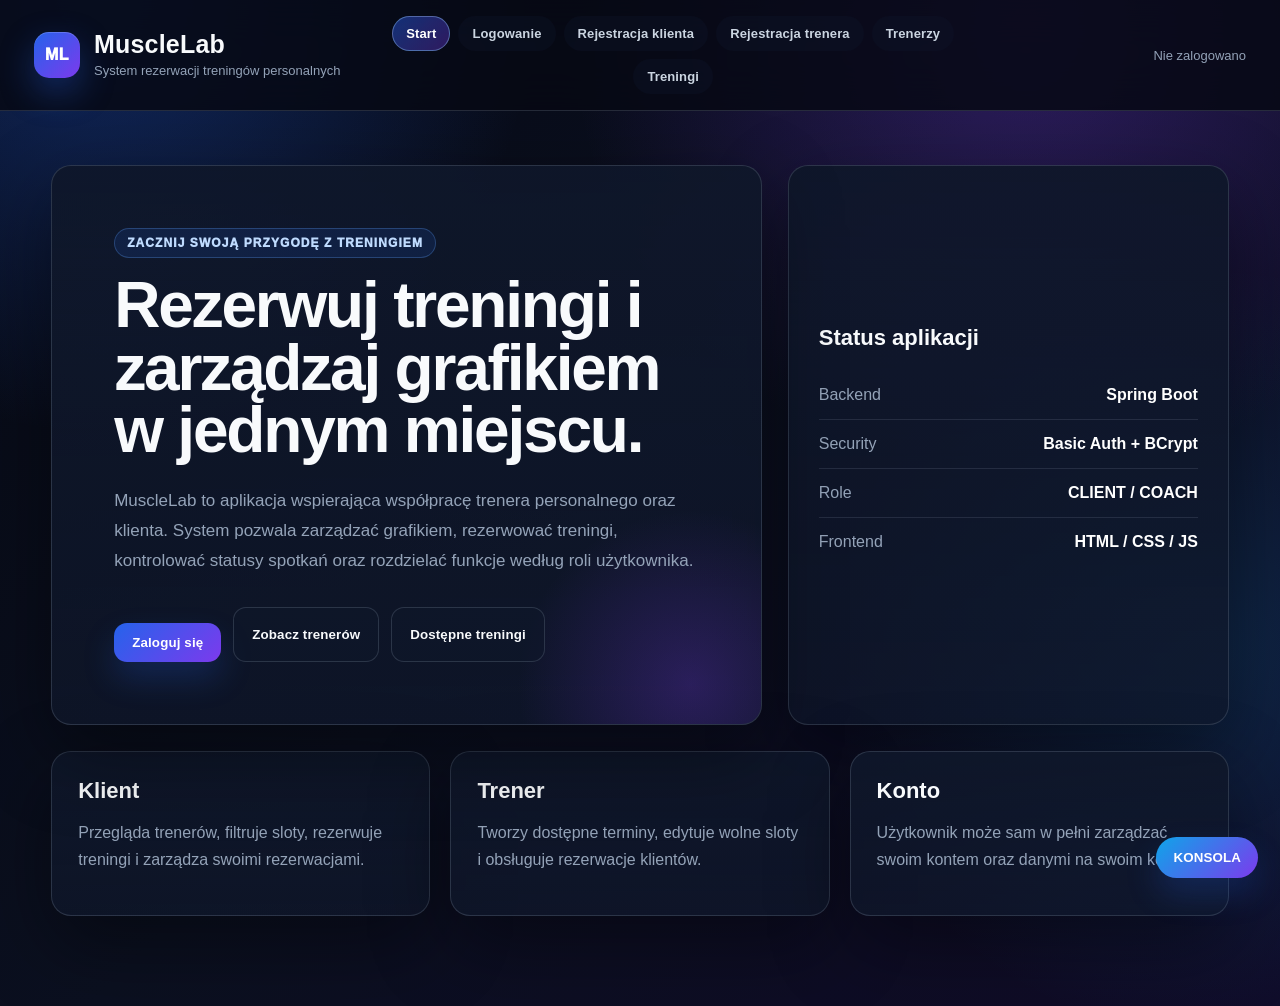
<file: Projekt/src/main/resources/static/index.html>
<!DOCTYPE html>
<html lang="pl">
<head>
    <meta charset="UTF-8">
    <meta name="viewport" content="width=device-width, initial-scale=1.0">
    <title>MuscleLab</title>
    <link rel="stylesheet" href="style.css">
</head>
<body>

<header class="app-header">
    <div class="brand">
        <div class="brand-icon">ML</div>
        <div>
            <h1>MuscleLab</h1>
            <p>System rezerwacji treningów personalnych</p>
        </div>
    </div>

    <div id="toast" class="toast hidden"></div>

    <nav class="app-nav">
        <button class="nav-button active-nav" data-view="homeView" onclick="showView('homeView', 'home')">Start</button>

        <button class="nav-button guest-only" data-view="loginView" onclick="showView('loginView', 'login')">Logowanie</button>
        <button class="nav-button guest-only" data-view="clientRegisterView" onclick="showView('clientRegisterView', 'register-client')">Rejestracja klienta</button>
        <button class="nav-button guest-only" data-view="coachRegisterView" onclick="showView('coachRegisterView', 'register-coach')">Rejestracja trenera</button>

        <button class="nav-button client-public-only" data-view="coachesView" onclick="showView('coachesView', 'coaches'); loadCoaches();">Trenerzy</button>
        <button class="nav-button client-public-only" data-view="slotsView" onclick="showView('slotsView', 'slots'); loadAvailableSlots();">Treningi</button>

        <button id="clientsNavButton" class="nav-button hidden" data-view="clientsView" onclick="showView('clientsView', 'clients'); loadClients();">Klienci</button>

        <button id="clientNavButton" class="nav-button hidden" data-view="clientPanelView" onclick="showView('clientPanelView', 'client-panel'); loadClientReservations();">Panel klienta</button>
        <button id="coachNavButton" class="nav-button hidden" data-view="coachPanelView" onclick="showView('coachPanelView', 'coach-panel'); loadCoachSlots(); loadCoachReservations();">Panel trenera</button>
        <button id="accountNavButton" class="nav-button hidden" data-view="accountView" onclick="showView('accountView', 'account'); loadMyAccount();">Moje konto</button>
    </nav>

    <div class="user-status">
        <span id="loggedUserText">Nie zalogowano</span>
        <button id="logoutButton" class="secondary-button hidden" onclick="logout()">Wyloguj</button>
    </div>
</header>

<main class="page-shell">

    <!-- HOME -->
    <section id="homeView" class="view active-view">
        <div class="hero">
            <div class="hero-content">
                <span class="eyebrow">Zacznij swoją przygodę z treningiem</span>
                <h2>Rezerwuj treningi i zarządzaj grafikiem w jednym miejscu.</h2>
                <p>
                    MuscleLab to aplikacja wspierająca współpracę trenera personalnego oraz klienta.
                    System pozwala zarządzać grafikiem, rezerwować treningi,
                    kontrolować statusy spotkań oraz rozdzielać funkcje według roli użytkownika.
                </p>

                <div class="hero-actions">
                    <button class="guest-only" onclick="showView('loginView', 'login')">Zaloguj się</button>
                    <button class="secondary-button client-public-only" onclick="showView('coachesView', 'coaches'); loadCoaches();">Zobacz trenerów</button>
                    <button class="secondary-button client-public-only" onclick="showView('slotsView', 'slots'); loadAvailableSlots();">Dostępne treningi</button>
                </div>
            </div>

            <div class="hero-card">
                <h3>Status aplikacji</h3>

                <div class="feature-row">
                    <span>Backend</span>
                    <strong>Spring Boot</strong>
                </div>

                <div class="feature-row">
                    <span>Security</span>
                    <strong>Basic Auth + BCrypt</strong>
                </div>

                <div class="feature-row">
                    <span>Role</span>
                    <strong>CLIENT / COACH</strong>
                </div>

                <div class="feature-row">
                    <span>Frontend</span>
                    <strong>HTML / CSS / JS</strong>
                </div>
            </div>
        </div>

        <div class="stats-grid">
            <div class="stat-card">
                <h3>Klient</h3>
                <p>Przegląda trenerów, filtruje sloty, rezerwuje treningi i zarządza swoimi rezerwacjami.</p>
            </div>

            <div class="stat-card">
                <h3>Trener</h3>
                <p>Tworzy dostępne terminy, edytuje wolne sloty i obsługuje rezerwacje klientów.</p>
            </div>

            <div class="stat-card">
                <h3>Konto</h3>
                <p>Użytkownik może sam w pełni zarządzać swoim kontem oraz danymi na swoim koncie.</p>
            </div>
        </div>
    </section>

    <section id="clientsView" class="view">
        <div class="view-header horizontal-header">
            <div>
                <span class="eyebrow">Baza klientów</span>
                <h2>Klienci</h2>
                <p>Widok dostępny dla trenera. Możesz przeglądać i filtrować klientów.</p>
            </div>

            <button onclick="loadClients()">Szukaj klientów</button>
        </div>

        <section class="card filter-card">
            <h3>Filtry klientów</h3>

            <div class="form-grid">
                <div>
                    <label for="clientFilterUsername">Login</label>
                    <input id="clientFilterUsername" type="text" placeholder="np. kacper">
                </div>

                <div>
                    <label for="clientFilterFirstName">Imię</label>
                    <input id="clientFilterFirstName" type="text" placeholder="np. Kacper">
                </div>

                <div>
                    <label for="clientFilterLastName">Nazwisko</label>
                    <input id="clientFilterLastName" type="text" placeholder="np. Kowalski">
                </div>

                <div>
                    <label for="clientFilterAgeMin">Wiek od</label>
                    <input id="clientFilterAgeMin" type="number" placeholder="np. 18">
                </div>

                <div>
                    <label for="clientFilterAgeMax">Wiek do</label>
                    <input id="clientFilterAgeMax" type="number" placeholder="np. 40">
                </div>

                <div>
                    <label for="clientFilterExperienceMin">Doświadczenie od</label>
                    <input id="clientFilterExperienceMin" type="number" placeholder="np. 1">
                </div>

                <div>
                    <label for="clientFilterExperienceMax">Doświadczenie do</label>
                    <input id="clientFilterExperienceMax" type="number" placeholder="np. 10">
                </div>
            </div>

            <div class="form-actions">
                <button onclick="loadClients()">Zastosuj filtry</button>
                <button class="secondary-button" onclick="clearClientFilters(); loadClients();">Wyczyść</button>
            </div>
        </section>

        <div id="clientsList" class="items-grid"></div>
    </section>

    <!-- LOGIN -->
    <section id="loginView" class="view">
        <div class="view-header">
            <span class="eyebrow">Dostęp do konta</span>
            <h2>Logowanie</h2>
            <p>Zaloguj się jako klient albo trener. Po zalogowaniu przejdziesz na odpowiedni panel.</p>
        </div>

        <div class="auth-layout">
            <section class="card auth-card">
                <h3>Dane logowania</h3>

                <div class="form-grid single-column">
                    <div>
                        <label for="loginUsername">Login</label>
                        <input id="loginUsername" type="text" placeholder="np. kacperclient">
                    </div>

                    <div>
                        <label for="loginPassword">Password</label>
                        <input id="loginPassword" type="password" placeholder="np. password123">
                    </div>

                    <div>
                        <label for="loginRole">Rola</label>
                        <select id="loginRole">
                            <option value="CLIENT">CLIENT</option>
                            <option value="COACH">COACH</option>
                        </select>
                    </div>
                </div>

                <button onclick="login()">Zaloguj</button>
            </section>

            <section class="card info-card">
                <h3>Podpowiedź</h3>
                <p>
                    Po seedzie możesz użyć np. <strong>adamcoach / password123</strong>
                    albo <strong>kacperclient / password123</strong>.
                </p>

                <div class="mini-list">
                    <div>CLIENT → rezerwacje i dostępne treningi</div>
                    <div>COACH → sloty, specjalizacja i rezerwacje</div>
                    <div>Moje konto → edycja danych i usuwanie konta</div>
                </div>
            </section>
        </div>
    </section>

    <!-- REGISTER CLIENT -->
    <section id="clientRegisterView" class="view">
        <div class="view-header">
            <span class="eyebrow">Nowe konto</span>
            <h2>Rejestracja klienta</h2>
            <p>Jesteś klientem? Utwórz swoje konto klienta, które będzie mogło rezerwować dostępne treningi.</p>
        </div>

        <section class="card form-card">
            <div class="form-grid">
                <div>
                    <label for="clientUsername">Login</label>
                    <input id="clientUsername" type="text" placeholder="client1">
                </div>

                <div>
                    <label for="clientEmail">Email</label>
                    <input id="clientEmail" type="email" placeholder="client1@gmail.com">
                </div>

                <div>
                    <label for="clientPassword">Password</label>
                    <input id="clientPassword" type="password" placeholder="password123">
                </div>

                <div>
                    <label for="clientFirstName">Imię</label>
                    <input id="clientFirstName" type="text" placeholder="Kacper">
                </div>

                <div>
                    <label for="clientLastName">Nazwisko</label>
                    <input id="clientLastName" type="text" placeholder="Testowy">
                </div>

                <div>
                    <label for="clientAge">Wiek</label>
                    <input id="clientAge" type="number" placeholder="20">
                </div>

                <div>
                    <label for="clientExperience">Doświadczenie</label>
                    <input id="clientExperience" type="number" placeholder="1">
                </div>
            </div>

            <div class="form-actions">
                <button onclick="registerClient()">Zarejestruj się</button>
                <button class="secondary-button" onclick="showView('loginView', 'login')">Przejdź do logowania</button>
            </div>
        </section>
    </section>

    <!-- REGISTER COACH -->
    <section id="coachRegisterView" class="view">
        <div class="view-header">
            <span class="eyebrow">Nowe konto</span>
            <h2>Rejestracja trenera</h2>
            <p>Jesteś trenerem? Utwórz swoje konto trenera, które będzie mogło dodawać i zarządzać slotami treningowymi.</p>
        </div>

        <section class="card form-card">
            <div class="form-grid">
                <div>
                    <label for="coachUsername">Login</label>
                    <input id="coachUsername" type="text" placeholder="coach1">
                </div>

                <div>
                    <label for="coachEmail">Email</label>
                    <input id="coachEmail" type="email" placeholder="coach1@gmail.com">
                </div>

                <div>
                    <label for="coachPassword">Password</label>
                    <input id="coachPassword" type="password" placeholder="password123">
                </div>

                <div>
                    <label for="coachFirstName">Imię</label>
                    <input id="coachFirstName" type="text" placeholder="Adam">
                </div>

                <div>
                    <label for="coachLastName">Nazwisko</label>
                    <input id="coachLastName" type="text" placeholder="Nowak">
                </div>

                <div>
                    <label for="coachAge">Wiek</label>
                    <input id="coachAge" type="number" placeholder="30">
                </div>

                <div>
                    <label for="coachExperience">Doświadczenie</label>
                    <input id="coachExperience" type="number" placeholder="5">
                </div>
            </div>

            <div class="form-actions">
                <button onclick="registerCoach()">Zarejestruj się</button>
                <button class="secondary-button" onclick="showView('loginView', 'login')">Przejdź do logowania</button>
            </div>
        </section>
    </section>

    <!-- COACHES -->
    <section id="coachesView" class="view">
        <div class="view-header horizontal-header">
            <div>
                <span class="eyebrow">Baza trenerów</span>
                <h2>Trenerzy</h2>
                <p>Przeglądaj i filtruj trenerów po loginie, imieniu, nazwisku, wieku, doświadczeniu i specjalizacji.</p>
            </div>

            <button onclick="loadCoaches()">Szukaj trenerów</button>
        </div>

        <section class="card filter-card">
            <h3>Filtry trenerów</h3>

            <div class="form-grid">
                <div>
                    <label for="coachFilterUsername">Login</label>
                    <input id="coachFilterUsername" type="text" placeholder="np. adam">
                </div>

                <div>
                    <label for="coachFilterFirstName">Imię</label>
                    <input id="coachFilterFirstName" type="text" placeholder="np. Adam">
                </div>

                <div>
                    <label for="coachFilterLastName">Nazwisko</label>
                    <input id="coachFilterLastName" type="text" placeholder="np. Nowak">
                </div>

                <div>
                    <label for="coachFilterSpecialisation">Specjalizacja</label>
                    <input id="coachFilterSpecialisation" type="text" placeholder="np. powerlifting">
                </div>

                <div>
                    <label for="coachFilterAgeMin">Wiek od</label>
                    <input id="coachFilterAgeMin" type="number" placeholder="np. 25">
                </div>

                <div>
                    <label for="coachFilterAgeMax">Wiek do</label>
                    <input id="coachFilterAgeMax" type="number" placeholder="np. 40">
                </div>

                <div>
                    <label for="coachFilterExperienceMin">Doświadczenie od</label>
                    <input id="coachFilterExperienceMin" type="number" placeholder="np. 3">
                </div>

                <div>
                    <label for="coachFilterExperienceMax">Doświadczenie do</label>
                    <input id="coachFilterExperienceMax" type="number" placeholder="np. 10">
                </div>
            </div>

            <div class="form-actions">
                <button onclick="loadCoaches()">Zastosuj filtry</button>
                <button class="secondary-button" onclick="clearCoachFilters(); loadCoaches();">Wyczyść</button>
            </div>
        </section>

        <div id="coachesList" class="items-grid"></div>
    </section>

    <!-- SLOTS -->
    <section id="slotsView" class="view">
        <div class="view-header horizontal-header">
            <div>
                <span class="eyebrow">Oferta treningów</span>
                <h2>Dostępne treningi</h2>
                <p>Lista wolnych treningów, które możesz zarezerwować. Możesz filtrować po trenerze, specjalizacji i dacie.</p>
            </div>

            <button onclick="loadAvailableSlots()">Znajdź trening dla siebie</button>
        </div>

        <section class="card filter-card">
            <h3>Filtry dostępnych treningów</h3>

            <div class="form-grid">
                <div>
                    <label for="slotFilterCoachUsername">Login trenera</label>
                    <input id="slotFilterCoachUsername" type="text" placeholder="np. adamcoach">
                </div>

                <div>
                    <label for="slotFilterSpecialisation">Specjalizacja</label>
                    <input id="slotFilterSpecialisation" type="text" placeholder="np. powerlifting">
                </div>

                <div>
                    <label for="slotFilterMinAge">Wiek trenera od</label>
                    <input id="slotFilterMinAge" type="number" placeholder="np. 25">
                </div>

                <div>
                    <label for="slotFilterMaxAge">Wiek trenera do</label>
                    <input id="slotFilterMaxAge" type="number" placeholder="np. 40">
                </div>

                <div>
                    <label for="slotFilterMinExperience">Doświadczenie od</label>
                    <input id="slotFilterMinExperience" type="number" placeholder="np. 3">
                </div>

                <div>
                    <label for="slotFilterMaxExperience">Doświadczenie do</label>
                    <input id="slotFilterMaxExperience" type="number" placeholder="np. 10">
                </div>

                <div>
                    <label for="slotFilterStartFrom">Start od</label>
                    <input id="slotFilterStartFrom" type="datetime-local">
                </div>

                <div>
                    <label for="slotFilterStartTo">Start do</label>
                    <input id="slotFilterStartTo" type="datetime-local">
                </div>
            </div>

            <div class="form-actions">
                <button onclick="loadAvailableSlots()">Zastosuj filtry</button>
                <button class="secondary-button" onclick="clearSlotFilters(); loadAvailableSlots();">Wyczyść</button>
            </div>
        </section>

        <div id="availableSlots" class="items-grid"></div>
    </section>

    <!-- CLIENT PANEL -->
    <section id="clientPanelView" class="view">
        <div class="view-header horizontal-header">
            <div>
                <span class="eyebrow">Strefa klienta</span>
                <h2>Panel klienta</h2>
                <p>Sprawdzaj swoje rezerwacje, filtruj je i anuluj treningi.</p>
            </div>

            <button onclick="loadClientReservations()">Szukaj rezerwacji</button>
        </div>

        <div class="dashboard-layout">
            <div class="dashboard-main">
                <section class="card filter-card">
                    <h3>Filtry moich rezerwacji</h3>

                    <div class="form-grid">
                        <div>
                            <label for="clientResFilterTrainingSlotCode">Kod slotu</label>
                            <input id="clientResFilterTrainingSlotCode" type="text" placeholder="np. AD-123...">
                        </div>

                        <div>
                            <label for="clientResFilterCoachUsername">Login trenera</label>
                            <input id="clientResFilterCoachUsername" type="text" placeholder="np. adamcoach">
                        </div>

                        <div>
                            <label for="clientResFilterCoachExperienceFrom">Doświadczenie trenera od</label>
                            <input id="clientResFilterCoachExperienceFrom" type="number" placeholder="np. 3">
                        </div>

                        <div>
                            <label for="clientResFilterStatus">Status</label>
                            <select id="clientResFilterStatus">
                                <option value="">Wszystkie</option>
                                <option value="BOOKED">ZAREZERWOWANA</option>
                                <option value="COMPLETED">ZAKOŃCZONA</option>
                                <option value="CANCELLED">ODWOŁANA</option>
                            </select>
                        </div>

                        <div>
                            <label for="clientResFilterTrainingStartFrom">Trening od</label>
                            <input id="clientResFilterTrainingStartFrom" type="datetime-local">
                        </div>

                        <div>
                            <label for="clientResFilterTrainingStartTo">Trening do</label>
                            <input id="clientResFilterTrainingStartTo" type="datetime-local">
                        </div>

                        <div>
                            <label for="clientResFilterCreatedAtFrom">Utworzono od</label>
                            <input id="clientResFilterCreatedAtFrom" type="datetime-local">
                        </div>

                        <div>
                            <label for="clientResFilterCreatedAtTo">Utworzono do</label>
                            <input id="clientResFilterCreatedAtTo" type="datetime-local">
                        </div>
                    </div>

                    <div class="form-actions">
                        <button onclick="loadClientReservations()">Zastosuj filtry</button>
                        <button class="secondary-button" onclick="clearClientReservationFilters(); loadClientReservations();">Wyczyść</button>
                    </div>
                </section>

                <section class="card">
                    <div class="section-header compact">
                        <h3>Moje rezerwacje</h3>
                        <button onclick="loadClientReservations()">Odśwież</button>
                    </div>

                    <div id="clientReservations" class="items-grid one-column"></div>
                </section>
            </div>

            <aside class="dashboard-side">
                <section class="card side-card">
                    <h3>Szybkie akcje</h3>
                    <p class="description">Najczęściej używane funkcje klienta.</p>

                    <div class="quick-actions">
                        <button onclick="showView('slotsView', 'slots'); loadAvailableSlots();">Zarezerwuj trening</button>
                        <button class="secondary-button" onclick="showView('accountView', 'account'); loadMyAccount();">Edytuj konto</button>
                        <button class="secondary-button" onclick="showView('coachesView', 'coaches'); loadCoaches();">Znajdź trenera</button>
                    </div>
                </section>

                <section class="card side-card">
                    <h3>Moje konto</h3>
                    <div id="clientAccountSummary" class="account-summary">
                        <p class="empty-text">Kliknij „Edytuj konto”, aby zobaczyć dane.</p>
                    </div>
                </section>
            </aside>
        </div>
    </section>

    <!-- COACH PANEL -->
    <section id="coachPanelView" class="view">
        <div class="view-header">
            <span class="eyebrow">Strefa trenera</span>
            <h2>Panel trenera</h2>
            <p>Dodawaj sloty, aktualizuj specjalizację, filtruj grafik i rezerwacje klientów.</p>
        </div>

        <div class="dashboard-layout">
            <div class="dashboard-main">
                <div class="coach-dashboard">
                    <section class="card">
                        <h3>Dodaj slot treningowy</h3>

                        <div class="form-grid single-column">
                            <div>
                                <label for="slotStartTime">Start</label>
                                <input id="slotStartTime" type="datetime-local">
                            </div>

                            <div>
                                <label for="slotEndTime">Koniec</label>
                                <input id="slotEndTime" type="datetime-local">
                            </div>
                        </div>

                        <button onclick="createTrainingSlot()">Dodaj slot</button>
                    </section>

                    <section class="card">
                        <h3>Specjalizacja</h3>

                        <label for="specialisationInput">Nowa specjalizacja</label>
                        <input id="specialisationInput" type="text" placeholder="np. powerlifting">

                        <button onclick="updateSpecialisation()">Zmień specjalizację</button>
                    </section>
                </div>

                <section class="card filter-card">
                    <h3>Filtry moich slotów</h3>

                    <div class="form-grid">
                        <div>
                            <label for="coachSlotFilterStatus">Status</label>
                            <select id="coachSlotFilterStatus">
                                <option value="">Wszystkie</option>
                                <option value="AVAILABLE">DOSTĘPNY</option>
                                <option value="BOOKED">ZAREZERWOWANY</option>
                                <option value="COMPLETED">ZAKOŃCZONY</option>
                                <option value="CANCELLED">ODWOŁANY</option>
                                <option value="MISSED">NIEODBYTY</option>
                            </select>
                        </div>

                        <div>
                            <label for="coachSlotFilterStartFrom">Start od</label>
                            <input id="coachSlotFilterStartFrom" type="datetime-local">
                        </div>

                        <div>
                            <label for="coachSlotFilterStartTo">Start do</label>
                            <input id="coachSlotFilterStartTo" type="datetime-local">
                        </div>
                    </div>

                    <div class="form-actions">
                        <button onclick="loadCoachSlots()">Filtruj sloty</button>
                        <button class="secondary-button" onclick="clearCoachSlotFilters(); loadCoachSlots();">Wyczyść</button>
                    </div>
                </section>

                <section class="card filter-card">
                    <h3>Filtry rezerwacji klientów</h3>

                    <div class="form-grid">
                        <div>
                            <label for="coachResFilterClientUsername">Login klienta</label>
                            <input id="coachResFilterClientUsername" type="text" placeholder="np. kacperclient">
                        </div>

                        <div>
                            <label for="coachResFilterTrainingSlotCode">Kod slotu</label>
                            <input id="coachResFilterTrainingSlotCode" type="text" placeholder="np. AD-123...">
                        </div>

                        <div>
                            <label for="coachResFilterClientAgeFrom">Wiek klienta od</label>
                            <input id="coachResFilterClientAgeFrom" type="number">
                        </div>

                        <div>
                            <label for="coachResFilterClientAgeTo">Wiek klienta do</label>
                            <input id="coachResFilterClientAgeTo" type="number">
                        </div>

                        <div>
                            <label for="coachResFilterClientExperienceFrom">Doświadczenie klienta od</label>
                            <input id="coachResFilterClientExperienceFrom" type="number">
                        </div>

                        <div>
                            <label for="coachResFilterClientExperienceTo">Doświadczenie klienta do</label>
                            <input id="coachResFilterClientExperienceTo" type="number">
                        </div>

                        <div>
                            <label for="coachResFilterStatus">Status rezerwacji</label>
                            <select id="coachResFilterStatus">
                                <option value="">Wszystkie</option>
                                <option value="BOOKED">ZAREZERWOWANA</option>
                                <option value="COMPLETED">ZAKOŃCZONA</option>
                                <option value="CANCELLED">ODWOŁANA</option>
                            </select>
                        </div>

                        <div>
                            <label for="coachResFilterStartFrom">Trening od</label>
                            <input id="coachResFilterStartFrom" type="datetime-local">
                        </div>

                        <div>
                            <label for="coachResFilterStartTo">Trening do</label>
                            <input id="coachResFilterStartTo" type="datetime-local">
                        </div>

                        <div>
                            <label for="coachResFilterCreatedAtFrom">Utworzono od</label>
                            <input id="coachResFilterCreatedAtFrom" type="datetime-local">
                        </div>

                        <div>
                            <label for="coachResFilterCreatedAtTo">Utworzono do</label>
                            <input id="coachResFilterCreatedAtTo" type="datetime-local">
                        </div>
                    </div>

                    <div class="form-actions">
                        <button onclick="loadCoachReservations()">Filtruj rezerwacje</button>
                        <button class="secondary-button" onclick="clearCoachReservationFilters(); loadCoachReservations();">Wyczyść</button>
                    </div>
                </section>

                <div class="panel-grid">
                    <section class="card">
                        <div class="section-header compact">
                            <h3>Moje treningi</h3>
                            <button onclick="loadCoachSlots()">Odśwież</button>
                        </div>

                        <div id="coachSlots" class="items-grid one-column"></div>
                    </section>

                    <section class="card">
                        <div class="section-header compact">
                            <h3>Moje rezerwacje</h3>
                            <button onclick="loadCoachReservations()">Odśwież</button>
                        </div>

                        <div id="coachReservations" class="items-grid one-column"></div>
                    </section>
                </div>
            </div>

            <aside class="dashboard-side">
                <section class="card side-card">
                    <h3>Szybkie akcje</h3>
                    <p class="description">Najczęściej używane funkcje trenera.</p>

                    <div class="quick-actions">
                        <button onclick="showView('coachPanelView', 'coach-panel')">Dodaj slot</button>
                        <button class="secondary-button" onclick="showView('accountView', 'account'); loadMyAccount();">Edytuj konto</button>
                        <button class="secondary-button" onclick="loadCoachReservations()">Odśwież rezerwacje</button>
                    </div>
                </section>

                <section class="card side-card">
                    <h3>Moje konto</h3>
                    <div id="coachAccountSummary" class="account-summary">
                        <p class="empty-text">Kliknij „Edytuj konto”, aby zobaczyć dane.</p>
                    </div>
                </section>
            </aside>
        </div>
    </section>

    <!-- ACCOUNT -->
    <section id="accountView" class="view">
        <div class="view-header">
            <span class="eyebrow">Ustawienia</span>
            <h2>Moje konto</h2>
            <p>Zarządzaj swoimi danymi.</p>
        </div>

        <div class="account-layout">
            <section class="card account-profile-card">
                <h3>Aktualne dane</h3>
                <div id="accountDetails" class="account-details">
                    <p class="empty-text">Zaloguj się, aby zobaczyć dane konta.</p>
                </div>

                <button onclick="loadMyAccount()">Odśwież dane</button>
            </section>

            <section class="card">
                <h3>Edycja danych</h3>

                <div class="form-grid">
                    <div>
                        <label for="accountNewUsername">Nowy login</label>
                        <input id="accountNewUsername" type="text" placeholder="np. nowylogin">
                        <button onclick="updateUsername()">Zmień login</button>
                    </div>

                    <div>
                        <label for="accountNewEmail">Nowy email</label>
                        <input id="accountNewEmail" type="email" placeholder="np. nowy@email.com">
                        <button onclick="updateEmail()">Zmień email</button>
                    </div>

                    <div>
                        <label for="accountNewAge">Nowy wiek</label>
                        <input id="accountNewAge" type="number" placeholder="np. 23">
                        <button onclick="updateAge()">Zmień wiek</button>
                    </div>

                    <div>
                        <label for="accountNewExperience">Nowe doświadczenie</label>
                        <input id="accountNewExperience" type="number" placeholder="np. 4">
                        <button onclick="updateExperience()">Zmień doświadczenie</button>
                    </div>
                </div>
            </section>

            <section class="card">
                <h3>Opis</h3>

                <label for="accountNewBio">Nowy opis</label>
                <textarea id="accountNewBio" placeholder="Napisz minimum 20 znaków..."></textarea>

                <button onclick="updateBio()">Zmień opis</button>
            </section>

            <section id="accountCoachSpecialisationBox" class="card hidden">
                <h3>Specjalizacja trenera</h3>

                <label for="accountNewSpecialisation">Nowa specjalizacja</label>
                <input id="accountNewSpecialisation" type="text" placeholder="np. powerlifting">

                <button onclick="updateAccountSpecialisation()">Zmień specjalizację</button>
            </section>

            <section class="card">
                <h3>Zmiana hasła</h3>

                <div class="form-grid">
                    <div>
                        <label for="accountOldPassword">Stare hasło</label>
                        <input id="accountOldPassword" type="password" placeholder="stare hasło">
                    </div>

                    <div>
                        <label for="accountNewPassword">Nowe hasło</label>
                        <input id="accountNewPassword" type="password" placeholder="nowe hasło">
                    </div>
                </div>

                <button onclick="updatePassword()">Zmień hasło</button>
            </section>

            <section class="card danger-zone">
                <h3>Usuń konto</h3>
                <p class="description">Usunięcie konta jest trwałe w aktualnej bazie. Wpisz hasło, aby potwierdzić.</p>

                <label for="deleteAccountPassword">Hasło</label>
                <input id="deleteAccountPassword" type="password" placeholder="potwierdź hasło">

                <button class="danger-button" onclick="deleteAccount()">Usuń konto</button>
            </section>
        </div>
    </section>

    <!-- DEBUG -->
    <section id="responseView" class="view">
        <div class="view-header">
            <span class="eyebrow">Debug</span>
            <h2>Odpowiedź backendu</h2>
            <p>Tutaj widzisz ostatni JSON zwrócony przez API albo błąd.</p>
        </div>

        <section class="card">
            <pre id="output">{}</pre>
        </section>
    </section>

</main>

<button class="floating-debug-button" onclick="showView('responseView', 'debug')">
    KONSOLA
</button>

<script src="app.js"></script>
</body>
</html>
</file>
<file: Projekt/src/main/resources/static/style.css>
:root {
    --bg-main: #060914;
    --bg-main-2: #0b1020;
    --bg-soft: #0f172a;
    --bg-card: rgba(15, 23, 42, 0.84);
    --bg-card-solid: #111827;
    --bg-card-light: #1e293b;
    --bg-input: rgba(2, 6, 23, 0.76);

    --border: rgba(148, 163, 184, 0.22);
    --border-strong: rgba(147, 197, 253, 0.42);

    --text-main: #f8fafc;
    --text-muted: #94a3b8;
    --text-soft: #cbd5e1;

    --primary: #2563eb;
    --primary-hover: #1d4ed8;
    --violet: #7c3aed;
    --violet-hover: #6d28d9;
    --cyan: #0ea5e9;

    --success: #16a34a;
    --danger: #dc2626;
    --warning: #f59e0b;

    --shadow: 0 28px 80px rgba(0, 0, 0, 0.42);
    --shadow-soft: 0 18px 45px rgba(0, 0, 0, 0.26);

    --radius: 20px;
    --radius-sm: 13px;
}

* {
    box-sizing: border-box;
}

html {
    scroll-behavior: smooth;
}

body {
    margin: 0;
    min-height: 100vh;
    font-family: Inter, Arial, Helvetica, sans-serif;
    color: var(--text-main);
    background:
            radial-gradient(circle at 8% 0%, rgba(37, 99, 235, 0.34), transparent 28%),
            radial-gradient(circle at 80% 3%, rgba(124, 58, 237, 0.30), transparent 32%),
            radial-gradient(circle at 95% 65%, rgba(14, 165, 233, 0.16), transparent 28%),
            linear-gradient(135deg, var(--bg-main), var(--bg-main-2) 48%, #100b28);
}

/* HEADER */

.app-header {
    position: sticky;
    top: 0;
    z-index: 50;
    min-height: 90px;
    padding: 16px 34px;
    border-bottom: 1px solid var(--border);
    background: rgba(6, 9, 20, 0.84);
    backdrop-filter: blur(22px);
    display: grid;
    grid-template-columns: auto 1fr auto;
    align-items: center;
    gap: 24px;
}

.brand {
    display: flex;
    align-items: center;
    gap: 14px;
    min-width: 230px;
}

.brand-icon {
    width: 46px;
    height: 46px;
    border-radius: 15px;
    display: grid;
    place-items: center;
    font-weight: 950;
    letter-spacing: 0.5px;
    color: white;
    background: linear-gradient(135deg, var(--primary), var(--violet));
    box-shadow:
            0 14px 34px rgba(37, 99, 235, 0.35),
            inset 0 1px 0 rgba(255, 255, 255, 0.18);
}

.brand h1 {
    margin: 0;
    font-size: 25px;
    line-height: 1;
    letter-spacing: 0.2px;
}

.brand p {
    margin: 6px 0 0;
    color: var(--text-muted);
    font-size: 13px;
}

.app-nav {
    display: flex;
    justify-content: center;
    align-items: center;
    gap: 8px;
    flex-wrap: wrap;
}

.nav-button {
    margin: 0;
    padding: 9px 13px;
    border-radius: 999px;
    border: 1px solid transparent;
    background: rgba(15, 23, 42, 0.34);
    color: var(--text-soft);
    font-size: 13px;
    font-weight: 850;
    box-shadow: none;
}

.nav-button:hover {
    transform: none;
    background: rgba(37, 99, 235, 0.16);
    border-color: rgba(96, 165, 250, 0.38);
}

.active-nav {
    background: linear-gradient(135deg, rgba(37, 99, 235, 0.45), rgba(124, 58, 237, 0.34));
    border-color: var(--border-strong);
    color: white;
}

.user-status {
    display: flex;
    align-items: center;
    justify-content: flex-end;
    gap: 12px;
    color: var(--text-muted);
    font-size: 13px;
    min-width: 240px;
}

#loggedUserText {
    max-width: 190px;
    overflow: hidden;
    white-space: nowrap;
    text-overflow: ellipsis;
}

/* PAGE / VIEWS */

.page-shell {
    width: min(1280px, 92%);
    margin: 0 auto 90px;
    padding-top: 54px;
}

.view {
    display: none;
    animation: viewEnter 0.24s ease-out;
}

.active-view {
    display: block;
}

@keyframes viewEnter {
    from {
        opacity: 0;
        transform: translateY(10px);
    }

    to {
        opacity: 1;
        transform: translateY(0);
    }
}

.view-header {
    margin-bottom: 30px;
    padding-top: 16px;
}

.view-header h2 {
    margin: 7px 0 12px;
    font-size: clamp(32px, 4vw, 52px);
    line-height: 1.02;
    letter-spacing: -1.2px;
}

.view-header p {
    max-width: 830px;
    margin: 0;
    color: var(--text-muted);
    line-height: 1.7;
    font-size: 15px;
}

.horizontal-header {
    display: flex;
    justify-content: space-between;
    align-items: flex-end;
    gap: 24px;
}

/* HERO */

.hero {
    display: grid;
    grid-template-columns: 1.45fr 0.9fr;
    gap: 26px;
    align-items: stretch;
    margin-bottom: 26px;
}

.hero-content,
.hero-card,
.card,
.stat-card {
    background:
            linear-gradient(180deg, rgba(15, 23, 42, 0.94), rgba(15, 23, 42, 0.74));
    border: 1px solid var(--border);
    border-radius: var(--radius);
    box-shadow: var(--shadow);
}

.hero-content {
    position: relative;
    overflow: hidden;
    padding: clamp(34px, 5vw, 62px);
    min-height: 440px;
    display: flex;
    flex-direction: column;
    justify-content: center;
}

.hero-content::after {
    content: "";
    position: absolute;
    width: 360px;
    height: 360px;
    right: -110px;
    bottom: -140px;
    border-radius: 50%;
    background: radial-gradient(circle, rgba(124, 58, 237, 0.26), transparent 68%);
    pointer-events: none;
}

.eyebrow {
    display: inline-flex;
    width: fit-content;
    align-items: center;
    gap: 8px;
    padding: 7px 12px;
    margin-bottom: 16px;
    border: 1px solid rgba(96, 165, 250, 0.28);
    border-radius: 999px;
    background: rgba(37, 99, 235, 0.13);
    color: #bfdbfe;
    font-size: 12px;
    font-weight: 950;
    text-transform: uppercase;
    letter-spacing: 0.09em;
}

.hero h2 {
    position: relative;
    z-index: 1;
    margin: 0;
    max-width: 790px;
    font-size: clamp(40px, 5vw, 72px);
    line-height: 0.98;
    letter-spacing: -2.2px;
}

.hero p {
    position: relative;
    z-index: 1;
    margin: 24px 0 0;
    max-width: 680px;
    color: var(--text-muted);
    font-size: 17px;
    line-height: 1.75;
}

.hero-actions {
    position: relative;
    z-index: 1;
    display: flex;
    flex-wrap: wrap;
    gap: 12px;
    margin-top: 32px;
}

.hero-card {
    padding: 30px;
    display: flex;
    flex-direction: column;
    justify-content: center;
}

.hero-card h3 {
    margin: 0 0 20px;
    font-size: 22px;
}

.feature-row {
    display: flex;
    justify-content: space-between;
    gap: 18px;
    padding: 15px 0;
    border-bottom: 1px solid rgba(148, 163, 184, 0.16);
}

.feature-row:last-child {
    border-bottom: none;
}

.feature-row span {
    color: var(--text-muted);
}

.feature-row strong {
    text-align: right;
    color: white;
}

/* CARDS / LAYOUTS */

.stats-grid,
.panel-grid,
.coach-dashboard,
.auth-layout {
    display: grid;
    grid-template-columns: repeat(3, minmax(0, 1fr));
    gap: 20px;
}

.auth-layout {
    grid-template-columns: 1fr 0.75fr;
    align-items: start;
}

.panel-grid,
.coach-dashboard {
    grid-template-columns: repeat(2, minmax(0, 1fr));
}

.dashboard-layout {
    display: grid;
    grid-template-columns: minmax(0, 1fr) 360px;
    gap: 24px;
    align-items: start;
}

.dashboard-main {
    display: grid;
    gap: 20px;
}

.dashboard-side {
    display: grid;
    gap: 20px;
    position: sticky;
    top: 118px;
}

.side-card {
    box-shadow: var(--shadow-soft);
}

.stat-card,
.card {
    padding: 26px;
}

.card {
    margin-bottom: 0;
}

.card h3,
.stat-card h3 {
    margin: 0 0 12px;
    font-size: 22px;
}

.stat-card p,
.description,
.card p {
    color: var(--text-muted);
    line-height: 1.65;
}

.form-card {
    max-width: 900px;
}

.auth-card {
    max-width: 580px;
}

.info-card {
    min-height: 100%;
}

.filter-card {
    margin-bottom: 20px;
}

.mini-list {
    margin-top: 20px;
    display: grid;
    gap: 10px;
}

.mini-list div {
    padding: 12px;
    border-radius: var(--radius-sm);
    border: 1px solid rgba(148, 163, 184, 0.18);
    background: rgba(2, 6, 23, 0.48);
    color: var(--text-soft);
}

.form-grid {
    display: grid;
    grid-template-columns: repeat(2, minmax(0, 1fr));
    gap: 16px;
}

.single-column {
    grid-template-columns: 1fr;
}

.form-actions {
    display: flex;
    flex-wrap: wrap;
    gap: 12px;
    margin-top: 20px;
}

.quick-actions {
    display: grid;
    gap: 10px;
    margin-top: 18px;
}

.quick-actions button {
    width: 100%;
    justify-content: center;
}

.section-header {
    display: flex;
    justify-content: space-between;
    align-items: center;
    gap: 18px;
    margin-bottom: 20px;
}

.section-header h2,
.section-header h3 {
    margin: 0;
}

.section-header.compact {
    padding-bottom: 15px;
    border-bottom: 1px solid rgba(148, 163, 184, 0.16);
}

/* ACCOUNT */

.account-layout {
    display: grid;
    grid-template-columns: 0.9fr 1.1fr;
    gap: 20px;
}

.account-profile-card {
    grid-row: span 2;
}

.account-details,
.account-summary {
    display: grid;
    gap: 16px;
}

.profile-big,
.profile-small {
    display: flex;
    align-items: center;
    gap: 16px;
}

.profile-big h3 {
    margin: 0 0 4px;
}

.profile-big p,
.profile-small span {
    margin: 0;
    color: var(--text-muted);
}

.profile-small {
    align-items: center;
}

.profile-small strong {
    display: block;
    color: var(--text-main);
    margin-bottom: 4px;
}

.profile-avatar {
    width: 58px;
    height: 58px;
    flex: 0 0 58px;
    border-radius: 18px;
    display: grid;
    place-items: center;
    font-weight: 950;
    color: white;
    background: linear-gradient(135deg, var(--primary), var(--violet));
    box-shadow: 0 16px 34px rgba(37, 99, 235, 0.28);
}

.small-avatar {
    width: 46px;
    height: 46px;
    flex-basis: 46px;
    border-radius: 15px;
}

.account-data-grid {
    display: grid;
    grid-template-columns: repeat(2, minmax(0, 1fr));
    gap: 12px;
}

.account-data-grid div {
    padding: 14px;
    border-radius: 14px;
    border: 1px solid rgba(148, 163, 184, 0.17);
    background: rgba(2, 6, 23, 0.48);
}

.account-data-grid span {
    display: block;
    color: var(--text-muted);
    font-size: 12px;
    margin-bottom: 6px;
}

.account-data-grid strong {
    color: white;
    overflow-wrap: anywhere;
}

.wide-data {
    grid-column: 1 / -1;
}

.danger-zone {
    border-color: rgba(220, 38, 38, 0.32);
    background:
            linear-gradient(180deg, rgba(127, 29, 29, 0.20), rgba(15, 23, 42, 0.78));
}

/* FORMS */

label {
    display: block;
    margin-bottom: 7px;
    color: var(--text-muted);
    font-size: 13px;
    font-weight: 750;
}

input,
select,
textarea {
    width: 100%;
    padding: 13px 14px;
    border: 1px solid rgba(148, 163, 184, 0.28);
    border-radius: 13px;
    outline: none;
    background: var(--bg-input);
    color: var(--text-main);
    font-size: 14px;
    font-family: inherit;
}

textarea {
    min-height: 130px;
    resize: vertical;
    line-height: 1.55;
}

input::placeholder,
textarea::placeholder {
    color: #64748b;
}

input:focus,
select:focus,
textarea:focus {
    border-color: rgba(96, 165, 250, 0.85);
    box-shadow: 0 0 0 4px rgba(37, 99, 235, 0.16);
}

button {
    display: inline-flex;
    align-items: center;
    justify-content: center;
    gap: 8px;
    margin-top: 16px;
    padding: 12px 18px;
    border: none;
    border-radius: 13px;
    cursor: pointer;
    color: white;
    background: linear-gradient(135deg, var(--primary), var(--violet));
    font-weight: 900;
    letter-spacing: 0.01em;
    transition: 0.16s ease;
    box-shadow: 0 16px 32px rgba(37, 99, 235, 0.22);
}

button:hover {
    transform: translateY(-1px);
    filter: brightness(1.08);
}

button:active {
    transform: translateY(0);
}

.secondary-button {
    margin-top: 0;
    background: rgba(15, 23, 42, 0.62);
    border: 1px solid var(--border);
    box-shadow: none;
    color: var(--text-main);
}

.secondary-button:hover {
    background: rgba(30, 41, 59, 0.9);
}

.danger-button {
    background: linear-gradient(135deg, var(--danger), #b91c1c);
}

.success-button {
    background: linear-gradient(135deg, var(--success), #15803d);
}

/* ITEMS */

.items-grid {
    display: grid;
    grid-template-columns: repeat(2, minmax(0, 1fr));
    gap: 16px;
}

.one-column {
    grid-template-columns: 1fr;
}

.item {
    position: relative;
    overflow: hidden;
    padding: 19px 19px 19px 21px;
    border-radius: 17px;
    border: 1px solid rgba(148, 163, 184, 0.20);
    background:
            linear-gradient(180deg, rgba(2, 6, 23, 0.90), rgba(15, 23, 42, 0.72));
}

.item::before {
    content: "";
    position: absolute;
    inset: 0 auto 0 0;
    width: 4px;
    background: linear-gradient(180deg, var(--primary), var(--violet));
    opacity: 0.92;
}

.item-title {
    padding-left: 4px;
    margin-bottom: 11px;
    font-size: 18px;
    font-weight: 950;
    letter-spacing: 0.1px;
}

.item-row {
    margin: 7px 0;
    color: var(--text-muted);
    line-height: 1.45;
    overflow-wrap: anywhere;
}

.item-actions {
    display: flex;
    flex-wrap: wrap;
    gap: 9px;
    margin-top: 15px;
}

.item-actions button {
    margin-top: 0;
    padding: 9px 12px;
    border-radius: 10px;
    font-size: 13px;
}

.slot-edit-box {
    margin-top: 16px;
    padding: 16px;
    border-radius: 15px;
    border: 1px solid rgba(96, 165, 250, 0.24);
    background: rgba(15, 23, 42, 0.72);
    display: grid;
    gap: 10px;
}

/* STATUS */

.status {
    display: inline-flex;
    margin-top: 11px;
    padding: 5px 10px;
    border-radius: 999px;
    font-size: 12px;
    font-weight: 950;
    letter-spacing: 0.03em;
}

.status-available {
    background: rgba(22, 163, 74, 0.16);
    color: #86efac;
}

.status-booked {
    background: rgba(245, 158, 11, 0.16);
    color: #fcd34d;
}

.status-cancelled {
    background: rgba(220, 38, 38, 0.16);
    color: #fca5a5;
}

.status-completed {
    background: rgba(37, 99, 235, 0.16);
    color: #93c5fd;
}

/* OUTPUT */

pre {
    min-height: 190px;
    max-height: 540px;
    overflow: auto;
    margin: 0;
    padding: 18px;
    border-radius: 15px;
    border: 1px solid rgba(148, 163, 184, 0.20);
    background: #020617;
    color: #d1d5db;
    white-space: pre-wrap;
    word-break: break-word;
    line-height: 1.55;
}

.floating-debug-button {
    position: fixed;
    right: 22px;
    bottom: 22px;
    z-index: 80;
    margin: 0;
    padding: 13px 17px;
    border-radius: 999px;
    background: linear-gradient(135deg, var(--cyan), var(--violet));
}

.hidden {
    display: none !important;
}

.empty-text {
    color: var(--text-muted);
    font-style: italic;
}

/* RESPONSIVE */

@media (max-width: 1180px) {
    .app-header {
        grid-template-columns: 1fr;
        align-items: start;
    }

    .app-nav {
        justify-content: flex-start;
    }

    .user-status {
        justify-content: flex-start;
        min-width: 0;
    }

    .hero,
    .auth-layout,
    .panel-grid,
    .coach-dashboard,
    .dashboard-layout,
    .account-layout {
        grid-template-columns: 1fr;
    }

    .dashboard-side {
        position: static;
    }

    .stats-grid {
        grid-template-columns: 1fr;
    }
}

@media (max-width: 760px) {
    .app-header {
        padding: 18px;
    }

    .page-shell {
        width: min(100% - 28px, 1280px);
        margin-top: 0;
        padding-top: 26px;
    }

    .hero-content {
        min-height: auto;
        padding: 28px;
    }

    .hero h2 {
        font-size: 38px;
    }

    .form-grid,
    .items-grid,
    .account-data-grid {
        grid-template-columns: 1fr;
    }

    .horizontal-header {
        flex-direction: column;
        align-items: flex-start;
    }

    .brand {
        min-width: 0;
    }

    .brand h1 {
        font-size: 22px;
    }

    .nav-button {
        padding: 8px 10px;
        font-size: 12px;
    }

    .view-header h2 {
        font-size: 34px;
    }
}

.toast {
    position: fixed;
    right: 20px;
    bottom: 20px;
    min-width: 260px;
    max-width: 420px;
    padding: 14px 18px;
    border-radius: 10px;
    color: white;
    font-weight: 600;
    z-index: 9999;
    box-shadow: 0 8px 25px rgba(0, 0, 0, 0.25);
    animation: slideIn 0.25s ease;
}

.toast-error {
    background: #d32f2f;
}

.toast-success {
    background: #2e7d32;
}

.toast-info {
    background: #1976d2;
}

.hidden {
    display: none;
}

@keyframes slideIn {
    from {
        transform: translateY(20px);
        opacity: 0;
    }
    to {
        transform: translateY(0);
        opacity: 1;
    }
}
</file>
